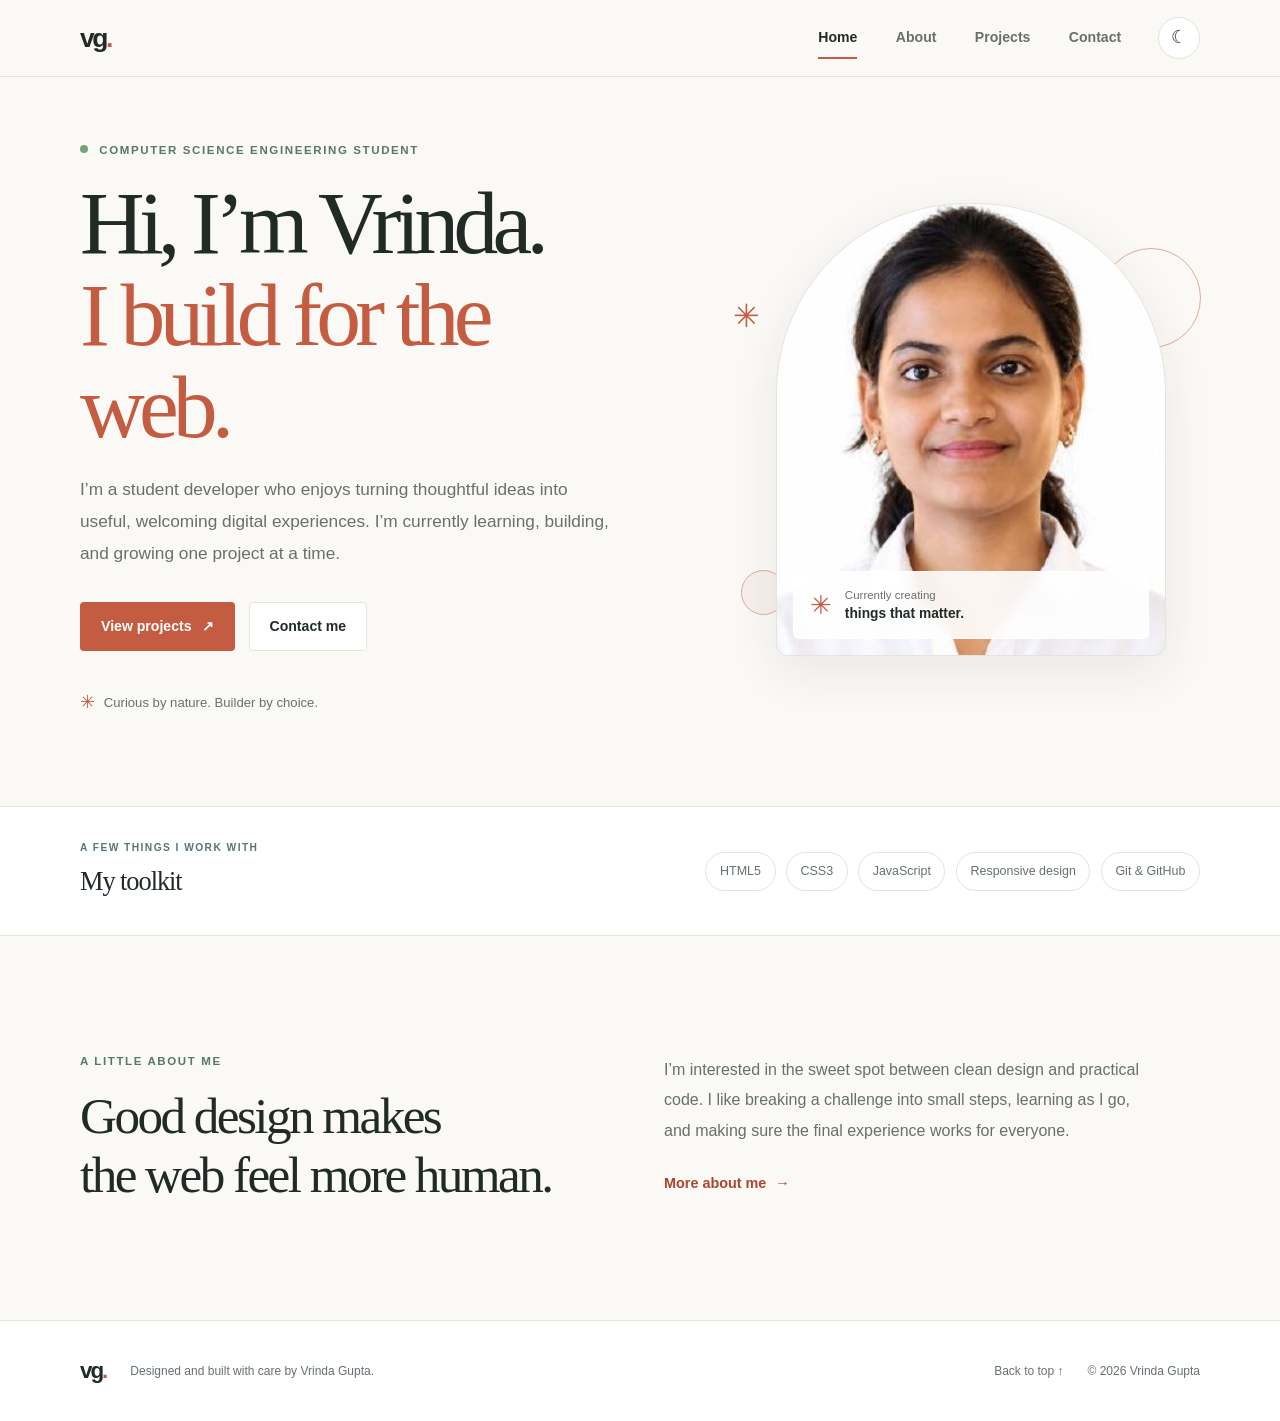
<file: index.html>
<!DOCTYPE html>
<html lang="en">
<head>
  <meta charset="UTF-8">
  <meta name="viewport" content="width=device-width, initial-scale=1.0">
  <meta name="description" content="The portfolio of Vrinda Gupta, a Computer Science Engineering student and web developer.">
  <title>Vrinda Gupta | Web Developer</title>
  <link rel="icon" href="assets/profile-placeholder.png" type="image/png">
  <link rel="stylesheet" href="style.css">
  <script src="script.js" defer></script>
</head>
<body>
  <a class="skip-link" href="#main">Skip to content</a>
  <header class="site-header">
    <nav class="nav container" aria-label="Main navigation">
      <a class="brand" href="index.html" aria-label="Vrinda Gupta, home">vg<span>.</span></a>
      <button class="menu-toggle" type="button" aria-expanded="false" aria-controls="primary-menu">
        <span class="menu-toggle-label">Menu</span>
        <span class="menu-icon" aria-hidden="true"><span></span><span></span></span>
      </button>
      <div class="nav-links" id="primary-menu">
        <a href="index.html" aria-current="page">Home</a>
        <a href="about.html">About</a>
        <a href="projects.html">Projects</a>
        <a href="contact.html">Contact</a>
      </div>
      <button class="theme-toggle" type="button" aria-label="Switch to dark theme">
        <span class="theme-icon" aria-hidden="true">☾</span>
      </button>
    </nav>
  </header>

  <main id="main">
    <section class="hero container">
      <div class="hero-copy">
        <p class="eyebrow"><span class="status-dot" aria-hidden="true"></span> Computer Science Engineering student</p>
        <h1>Hi, I’m Vrinda.<br><span class="text-accent">I build for the web.</span></h1>
        <p class="hero-intro">I’m a student developer who enjoys turning thoughtful ideas into useful, welcoming digital experiences. I’m currently learning, building, and growing one project at a time.</p>
        <div class="button-row">
          <a class="button button-primary" href="projects.html">View projects <span aria-hidden="true">↗</span></a>
          <a class="button button-secondary" href="contact.html">Contact me</a>
        </div>
        <div class="hero-note"><span aria-hidden="true">✳</span> Curious by nature. Builder by choice.</div>
      </div>
      <div class="hero-visual">
        <div class="portrait-frame">
          <img src="assets/profile-placeholder.png" alt="Illustrated portrait placeholder for Vrinda Gupta">
          <div class="portrait-caption"><span class="caption-mark" aria-hidden="true">✳</span><span>Currently creating<br><strong>things that matter.</strong></span></div>
        </div>
        <span class="visual-orbit orbit-one" aria-hidden="true"></span>
        <span class="visual-orbit orbit-two" aria-hidden="true"></span>
        <span class="visual-star" aria-hidden="true">✳</span>
      </div>
    </section>

    <section class="skills-strip" aria-labelledby="skills-title">
      <div class="container skills-inner">
        <div class="skills-intro">
          <p class="eyebrow">A few things I work with</p>
          <h2 id="skills-title">My toolkit</h2>
        </div>
        <ul class="skill-list" aria-label="Skills">
          <li>HTML5</li><li>CSS3</li><li>JavaScript</li><li>Responsive design</li><li>Git &amp; GitHub</li>
        </ul>
      </div>
    </section>

    <section class="home-about container section-space">
      <div class="section-heading">
        <p class="eyebrow">A little about me</p>
        <h2>Good design makes<br>the web feel more human.</h2>
      </div>
      <div class="home-about-copy">
        <p>I’m interested in the sweet spot between clean design and practical code. I like breaking a challenge into small steps, learning as I go, and making sure the final experience works for everyone.</p>
        <a class="text-link" href="about.html">More about me <span aria-hidden="true">→</span></a>
      </div>
    </section>
  </main>

  <footer class="site-footer">
    <div class="container footer-inner">
      <a class="brand footer-brand" href="index.html">vg<span>.</span></a>
      <p>Designed and built with care by Vrinda Gupta.</p>
      <a class="footer-top" href="#main">Back to top ↑</a>
      <p class="footer-copy">© <span data-year>2026</span> Vrinda Gupta</p>
    </div>
  </footer>
</body>
</html>
</file>
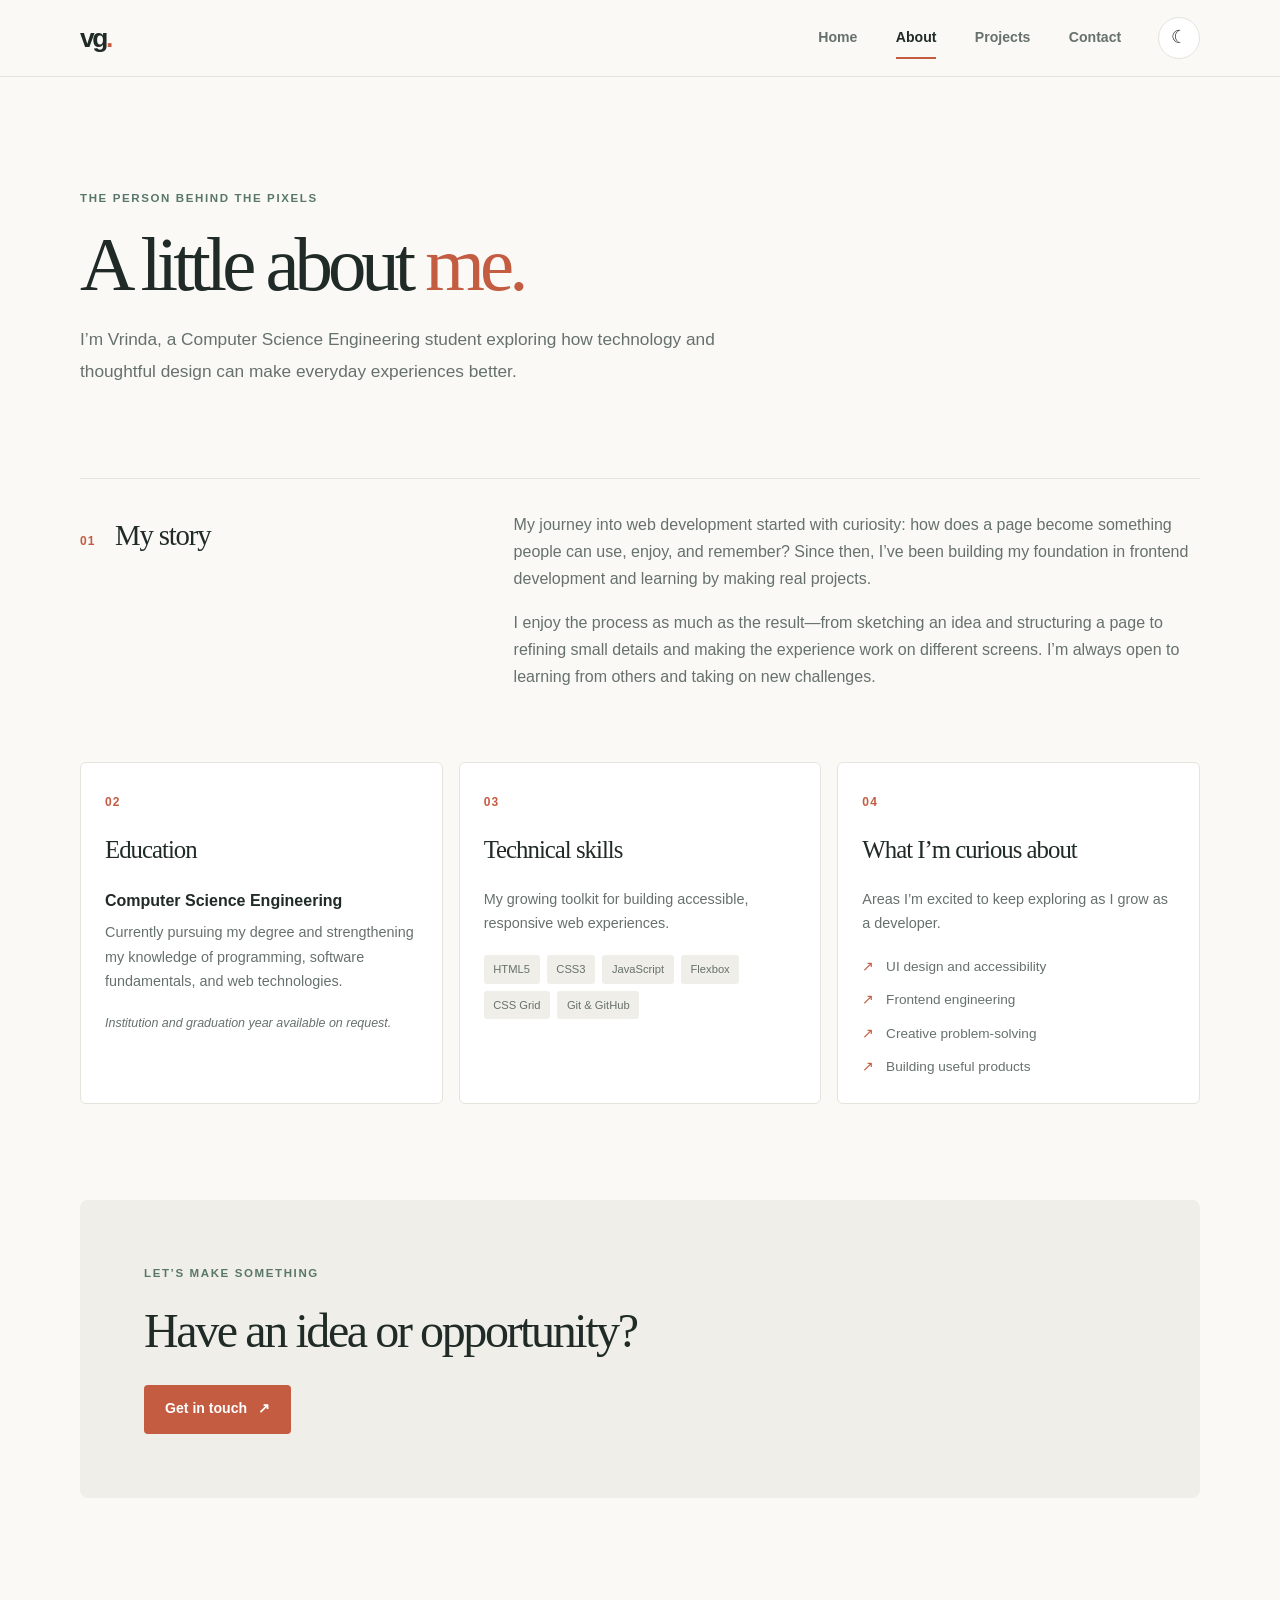
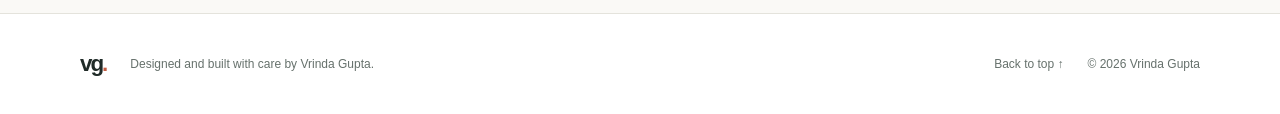
<file: about.html>
<!DOCTYPE html>
<html lang="en">
<head>
  <meta charset="UTF-8">
  <meta name="viewport" content="width=device-width, initial-scale=1.0">
  <meta name="description" content="Learn about Vrinda Gupta's education, skills, and interests in web development.">
  <title>About | Vrinda Gupta</title>
  <link rel="icon" href="assets/profile-placeholder.png" type="image/png">
  <link rel="stylesheet" href="style.css">
  <script src="script.js" defer></script>
</head>
<body>
  <a class="skip-link" href="#main">Skip to content</a>
  <header class="site-header">
    <nav class="nav container" aria-label="Main navigation">
      <a class="brand" href="index.html" aria-label="Vrinda Gupta, home">vg<span>.</span></a>
      <button class="menu-toggle" type="button" aria-expanded="false" aria-controls="primary-menu">
        <span class="menu-toggle-label">Menu</span>
        <span class="menu-icon" aria-hidden="true"><span></span><span></span></span>
      </button>
      <div class="nav-links" id="primary-menu">
        <a href="index.html">Home</a>
        <a href="about.html" aria-current="page">About</a>
        <a href="projects.html">Projects</a>
        <a href="contact.html">Contact</a>
      </div>
      <button class="theme-toggle" type="button" aria-label="Switch to dark theme"><span class="theme-icon" aria-hidden="true">☾</span></button>
    </nav>
  </header>

  <main id="main" class="container page-main">
    <section class="page-intro">
      <p class="eyebrow">The person behind the pixels</p>
      <h1>A little about <span class="text-accent">me.</span></h1>
      <p class="page-lead">I’m Vrinda, a Computer Science Engineering student exploring how technology and thoughtful design can make everyday experiences better.</p>
    </section>

    <section class="about-story two-column">
      <div class="story-label">
        <span class="section-number">01</span>
        <h2>My story</h2>
      </div>
      <div class="story-content">
        <p>My journey into web development started with curiosity: how does a page become something people can use, enjoy, and remember? Since then, I’ve been building my foundation in frontend development and learning by making real projects.</p>
        <p>I enjoy the process as much as the result—from sketching an idea and structuring a page to refining small details and making the experience work on different screens. I’m always open to learning from others and taking on new challenges.</p>
      </div>
    </section>

    <section class="about-details" aria-label="Education, skills, and interests">
      <article class="detail-card">
        <span class="section-number">02</span>
        <h2>Education</h2>
        <p class="detail-highlight">Computer Science Engineering</p>
        <p>Currently pursuing my degree and strengthening my knowledge of programming, software fundamentals, and web technologies.</p>
        <p class="detail-note">Institution and graduation year available on request.</p>
      </article>
      <article class="detail-card">
        <span class="section-number">03</span>
        <h2>Technical skills</h2>
        <p>My growing toolkit for building accessible, responsive web experiences.</p>
        <ul class="tag-list">
          <li>HTML5</li><li>CSS3</li><li>JavaScript</li><li>Flexbox</li><li>CSS Grid</li><li>Git &amp; GitHub</li>
        </ul>
      </article>
      <article class="detail-card">
        <span class="section-number">04</span>
        <h2>What I’m curious about</h2>
        <p>Areas I’m excited to keep exploring as I grow as a developer.</p>
        <ul class="interest-list">
          <li><span aria-hidden="true">↗</span> UI design and accessibility</li>
          <li><span aria-hidden="true">↗</span> Frontend engineering</li>
          <li><span aria-hidden="true">↗</span> Creative problem-solving</li>
          <li><span aria-hidden="true">↗</span> Building useful products</li>
        </ul>
      </article>
    </section>

    <section class="callout">
      <p class="eyebrow">Let’s make something</p>
      <h2>Have an idea or opportunity?</h2>
      <a class="button button-primary" href="contact.html">Get in touch <span aria-hidden="true">↗</span></a>
    </section>
  </main>

  <footer class="site-footer"><div class="container footer-inner">
    <a class="brand footer-brand" href="index.html">vg<span>.</span></a>
    <p>Designed and built with care by Vrinda Gupta.</p>
    <a class="footer-top" href="#main">Back to top ↑</a>
    <p class="footer-copy">© <span data-year>2026</span> Vrinda Gupta</p>
  </div></footer>
</body>
</html>
</file>
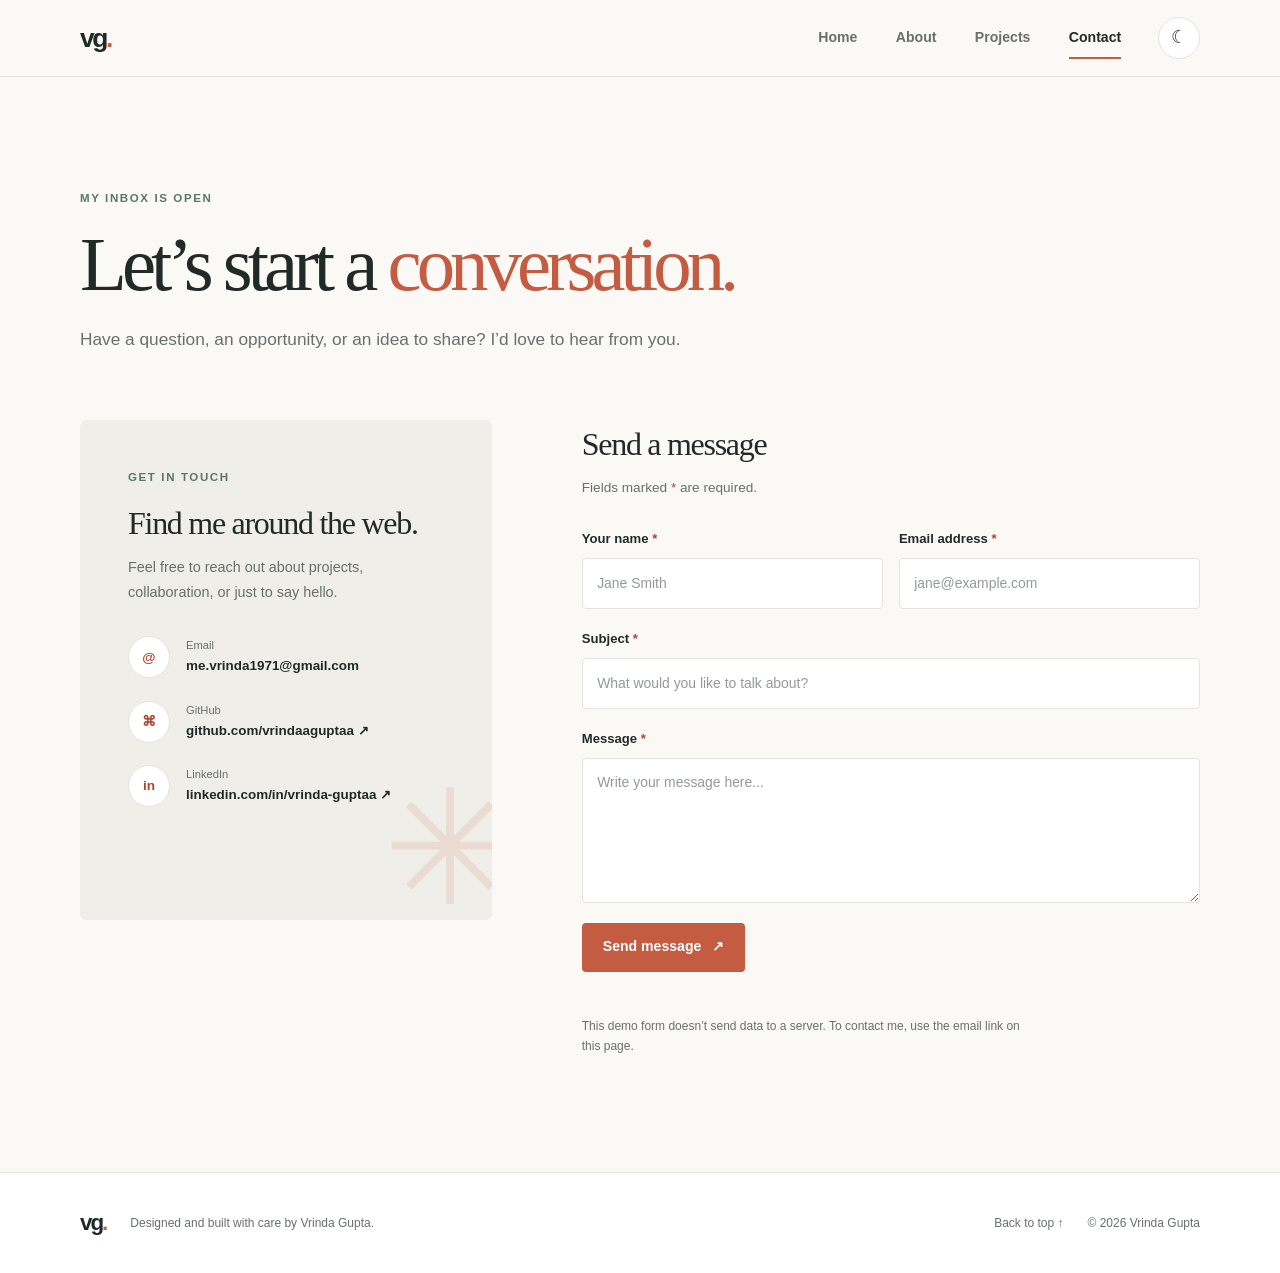
<file: contact.html>
<!DOCTYPE html>
<html lang="en">
<head>
  <meta charset="UTF-8">
  <meta name="viewport" content="width=device-width, initial-scale=1.0">
  <meta name="description" content="Get in touch with Vrinda Gupta about web development, collaboration, and opportunities.">
  <title>Contact | Vrinda Gupta</title>
  <link rel="icon" href="assets/profile-placeholder.png" type="image/png">
  <link rel="stylesheet" href="style.css">
  <script src="script.js" defer></script>
</head>
<body>
  <a class="skip-link" href="#main">Skip to content</a>
  <header class="site-header">
    <nav class="nav container" aria-label="Main navigation">
      <a class="brand" href="index.html" aria-label="Vrinda Gupta, home">vg<span>.</span></a>
      <button class="menu-toggle" type="button" aria-expanded="false" aria-controls="primary-menu">
        <span class="menu-toggle-label">Menu</span>
        <span class="menu-icon" aria-hidden="true"><span></span><span></span></span>
      </button>
      <div class="nav-links" id="primary-menu">
        <a href="index.html">Home</a>
        <a href="about.html">About</a>
        <a href="projects.html">Projects</a>
        <a href="contact.html" aria-current="page">Contact</a>
      </div>
      <button class="theme-toggle" type="button" aria-label="Switch to dark theme"><span class="theme-icon" aria-hidden="true">☾</span></button>
    </nav>
  </header>

  <main id="main" class="container page-main contact-main">
    <section class="page-intro">
      <p class="eyebrow">My inbox is open</p>
      <h1>Let’s start a <span class="text-accent">conversation.</span></h1>
      <p class="page-lead">Have a question, an opportunity, or an idea to share? I’d love to hear from you.</p>
    </section>

    <div class="contact-layout">
      <section class="contact-details" aria-labelledby="contact-details-title">
        <p class="eyebrow">Get in touch</p>
        <h2 id="contact-details-title">Find me around the web.</h2>
        <p>Feel free to reach out about projects, collaboration, or just to say hello.</p>
        <div class="contact-method">
          <span class="contact-icon" aria-hidden="true">@</span>
          <div><span class="contact-label">Email</span><a href="mailto:me.vrinda1971@gmail.com">me.vrinda1971@gmail.com</a></div>
        </div>
        <div class="contact-method">
          <span class="contact-icon" aria-hidden="true">⌘</span>
          <div><span class="contact-label">GitHub</span><a href="https://github.com/vrindaaguptaa" target="_blank" rel="noopener noreferrer">github.com/vrindaaguptaa ↗</a></div>
        </div>
        <div class="contact-method">
          <span class="contact-icon" aria-hidden="true">in</span>
          <div><span class="contact-label">LinkedIn</span><a href="https://www.linkedin.com/in/vrinda-guptaa" target="_blank" rel="noopener noreferrer">linkedin.com/in/vrinda-guptaa ↗</a></div>
        </div>
        <div class="contact-decoration" aria-hidden="true">✳</div>
      </section>

      <section class="form-panel" aria-labelledby="form-title">
        <h2 id="form-title">Send a message</h2>
        <p class="form-intro">Fields marked <span aria-hidden="true">*</span> are required.</p>
        <form id="contact-form">
          <div class="form-row">
            <div class="form-field">
              <label for="name">Your name <span aria-hidden="true">*</span></label>
              <input id="name" name="name" type="text" autocomplete="name" placeholder="Jane Smith" required minlength="2">
            </div>
            <div class="form-field">
              <label for="email">Email address <span aria-hidden="true">*</span></label>
              <input id="email" name="email" type="email" autocomplete="email" placeholder="jane@example.com" required>
            </div>
          </div>
          <div class="form-field">
            <label for="subject">Subject <span aria-hidden="true">*</span></label>
            <input id="subject" name="subject" type="text" placeholder="What would you like to talk about?" required minlength="2">
          </div>
          <div class="form-field">
            <label for="message">Message <span aria-hidden="true">*</span></label>
            <textarea id="message" name="message" rows="5" placeholder="Write your message here..." required minlength="10"></textarea>
          </div>
          <button class="button button-primary submit-button" type="submit">Send message <span aria-hidden="true">↗</span></button>
          <p class="form-status" id="form-status" role="status" aria-live="polite"></p>
          <p class="form-note">This demo form doesn’t send data to a server. To contact me, use the email link on this page.</p>
        </form>
      </section>
    </div>
  </main>

  <footer class="site-footer"><div class="container footer-inner">
    <a class="brand footer-brand" href="index.html">vg<span>.</span></a>
    <p>Designed and built with care by Vrinda Gupta.</p>
    <a class="footer-top" href="#main">Back to top ↑</a>
    <p class="footer-copy">© <span data-year>2026</span> Vrinda Gupta</p>
  </div></footer>
</body>
</html>
</file>
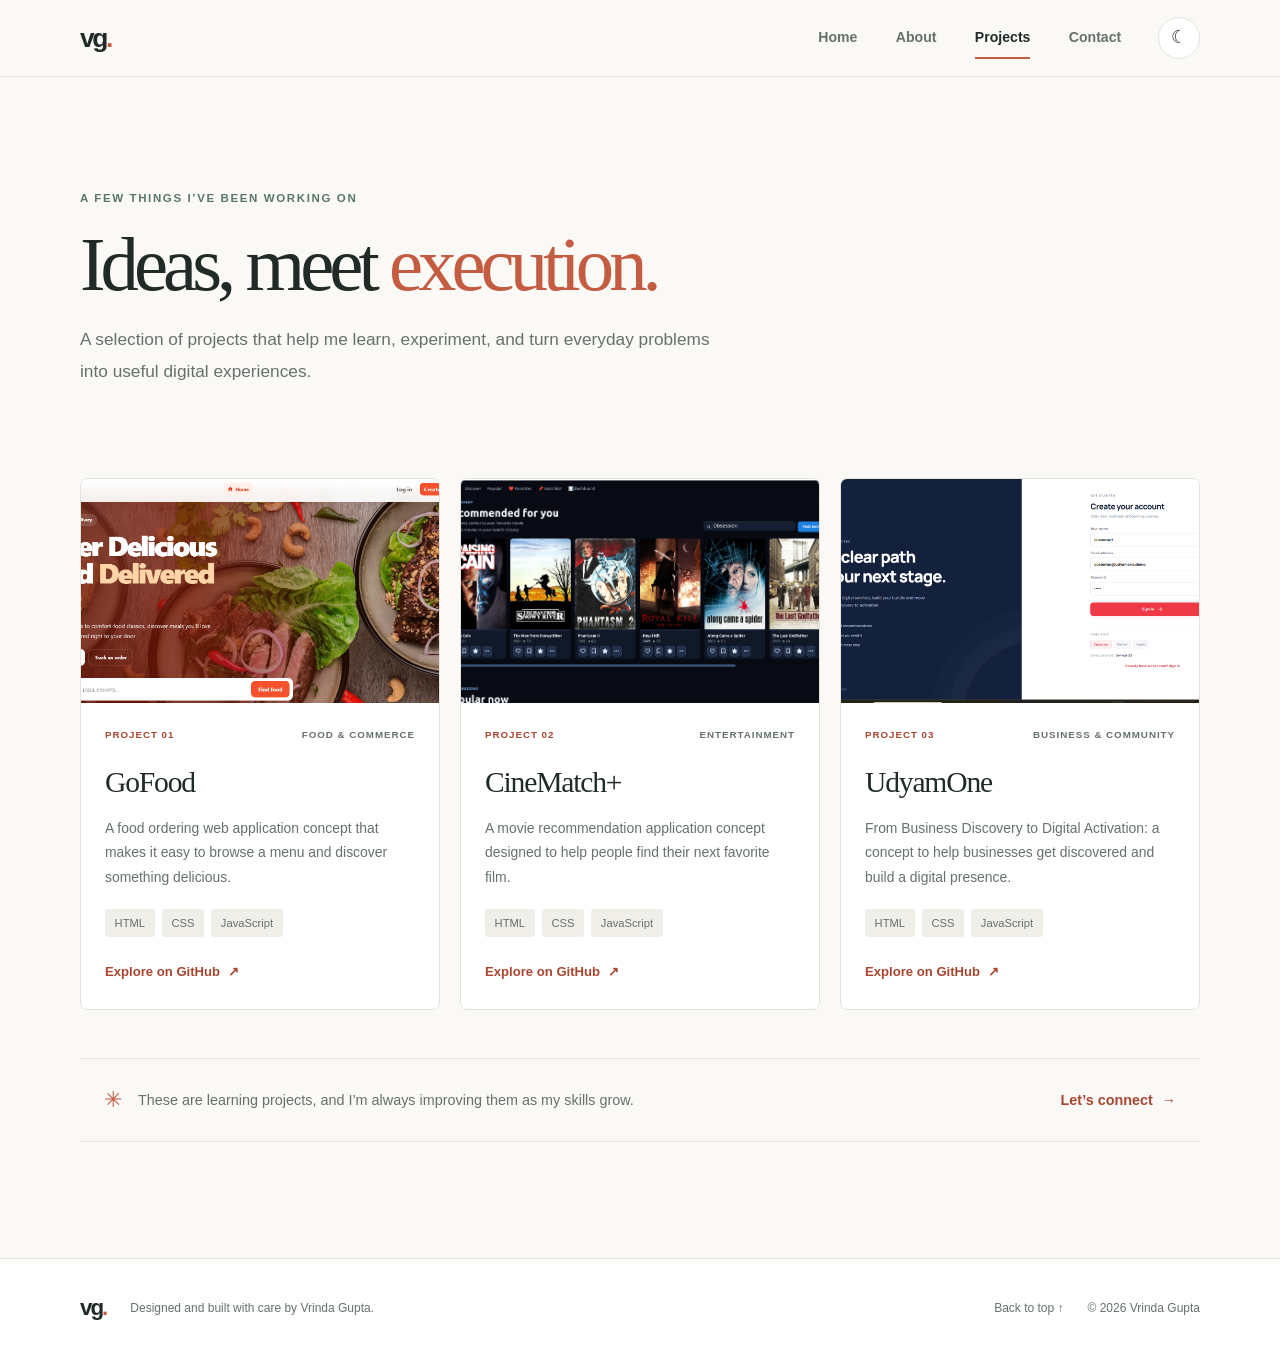
<file: projects.html>
<!DOCTYPE html>
<html lang="en">
<head>
  <meta charset="UTF-8">
  <meta name="viewport" content="width=device-width, initial-scale=1.0">
  <meta name="description" content="Explore web development projects by Vrinda Gupta, including GoFood, CineMatch+, and UdyamOne.">
  <title>Projects | Vrinda Gupta</title>
  <link rel="icon" href="assets/profile-placeholder.png" type="image/png">
  <link rel="stylesheet" href="style.css">
  <script src="script.js" defer></script>
</head>
<body>
  <a class="skip-link" href="#main">Skip to content</a>
  <header class="site-header">
    <nav class="nav container" aria-label="Main navigation">
      <a class="brand" href="index.html" aria-label="Vrinda Gupta, home">vg<span>.</span></a>
      <button class="menu-toggle" type="button" aria-expanded="false" aria-controls="primary-menu">
        <span class="menu-toggle-label">Menu</span>
        <span class="menu-icon" aria-hidden="true"><span></span><span></span></span>
      </button>
      <div class="nav-links" id="primary-menu">
        <a href="index.html">Home</a>
        <a href="about.html">About</a>
        <a href="projects.html" aria-current="page">Projects</a>
        <a href="contact.html">Contact</a>
      </div>
      <button class="theme-toggle" type="button" aria-label="Switch to dark theme"><span class="theme-icon" aria-hidden="true">☾</span></button>
    </nav>
  </header>

  <main id="main" class="container page-main">
    <section class="page-intro">
      <p class="eyebrow">A few things I’ve been working on</p>
      <h1>Ideas, meet <span class="text-accent">execution.</span></h1>
      <p class="page-lead">A selection of projects that help me learn, experiment, and turn everyday problems into useful digital experiences.</p>
    </section>

    <section class="project-grid" aria-label="Portfolio projects">
      <article class="project-card">
        <img src="assets/mernapp.png" alt="Screenshot of the GoFood food ordering application" class="project-image">
        <div class="project-card-content">
          <p class="project-index">PROJECT 01 <span>FOOD &amp; COMMERCE</span></p>
          <h2>GoFood</h2>
          <p>A food ordering web application concept that makes it easy to browse a menu and discover something delicious.</p>
          <ul class="tag-list" aria-label="Technologies used"><li>HTML</li><li>CSS</li><li>JavaScript</li></ul>
          <a class="project-link" href="https://github.com/vrindaaguptaa" target="_blank" rel="noopener noreferrer">Explore on GitHub <span aria-hidden="true">↗</span></a>
        </div>
      </article>

      <article class="project-card">
        <img src="assets/cine.png" alt="Screenshot of the CineMatch+ movie recommendation application" class="project-image">
        <div class="project-card-content">
          <p class="project-index">PROJECT 02 <span>ENTERTAINMENT</span></p>
          <h2>CineMatch+</h2>
          <p>A movie recommendation application concept designed to help people find their next favorite film.</p>
          <ul class="tag-list" aria-label="Technologies used"><li>HTML</li><li>CSS</li><li>JavaScript</li></ul>
          <a class="project-link" href="https://github.com/vrindaaguptaa" target="_blank" rel="noopener noreferrer">Explore on GitHub <span aria-hidden="true">↗</span></a>
        </div>
      </article>

      <article class="project-card">
        <img src="assets/udyamone.png" alt="Screenshot of the UdyamOne business discovery application" class="project-image">
        <div class="project-card-content">
          <p class="project-index">PROJECT 03 <span>BUSINESS &amp; COMMUNITY</span></p>
          <h2>UdyamOne</h2>
          <p>From Business Discovery to Digital Activation: a concept to help businesses get discovered and build a digital presence.</p>
          <ul class="tag-list" aria-label="Technologies used"><li>HTML</li><li>CSS</li><li>JavaScript</li></ul>
          <a class="project-link" href="https://github.com/vrindaaguptaa" target="_blank" rel="noopener noreferrer">Explore on GitHub <span aria-hidden="true">↗</span></a>
        </div>
      </article>
    </section>

    <section class="projects-note">
      <span class="note-icon" aria-hidden="true">✳</span>
      <p>These are learning projects, and I’m always improving them as my skills grow.</p>
      <a class="text-link" href="contact.html">Let’s connect <span aria-hidden="true">→</span></a>
    </section>
  </main>

  <footer class="site-footer"><div class="container footer-inner">
    <a class="brand footer-brand" href="index.html">vg<span>.</span></a>
    <p>Designed and built with care by Vrinda Gupta.</p>
    <a class="footer-top" href="#main">Back to top ↑</a>
    <p class="footer-copy">© <span data-year>2026</span> Vrinda Gupta</p>
  </div></footer>
</body>
</html>
</file>
<file: style.css>
/* Shared colors, spacing, and typography for every page. */
:root {
  color-scheme: light;
  --page: #faf9f6;
  --surface: #ffffff;
  --surface-soft: #f0eee8;
  --ink: #202b28;
  --muted: #66716c;
  --line: #e4e3dc;
  --accent: #c45c42;
  --accent-dark: #a94631;
  --accent-soft: #f5e6df;
  --green: #587769;
  --shadow: 0 16px 50px rgba(34, 43, 39, 0.08);
  --space-section: clamp(4.5rem, 9vw, 8rem);
  --container: 1120px;
  --font-body: "Avenir Next", Avenir, "Segoe UI", sans-serif;
}

:root[data-theme="dark"] {
  color-scheme: dark;
  --page: #17201d;
  --surface: #202b27;
  --surface-soft: #293630;
  --ink: #f1f0e9;
  --muted: #bac3bc;
  --line: #39453f;
  --accent: #e18b70;
  --accent-dark: #f0a38b;
  --accent-soft: #3a2d28;
  --green: #a8c9b6;
  --shadow: 0 16px 50px rgba(0, 0, 0, 0.22);
}

* { box-sizing: border-box; }
html { scroll-behavior: smooth; scroll-padding-top: 5rem; }
body {
  margin: 0;
  background: var(--page);
  color: var(--ink);
  font-family: var(--font-body);
  font-size: 1rem;
  line-height: 1.7;
  transition: background-color 180ms ease, color 180ms ease;
}
img { display: block; max-width: 100%; }
a { color: inherit; }
button, input, textarea { font: inherit; }
button, a { -webkit-tap-highlight-color: transparent; }
::selection { color: var(--ink); background: var(--accent-soft); }
.container { width: min(var(--container), calc(100% - 3rem)); margin-inline: auto; }
.skip-link {
  position: absolute; z-index: 20; top: .75rem; left: .75rem;
  padding: .65rem 1rem; transform: translateY(-160%);
  border-radius: .4rem; background: var(--ink); color: var(--page);
}
.skip-link:focus { transform: translateY(0); }
:focus-visible { outline: 3px solid var(--accent); outline-offset: 4px; }

.site-header { position: sticky; z-index: 10; top: 0; border-bottom: 1px solid var(--line); background: var(--page); }
.nav { min-height: 76px; display: flex; align-items: center; gap: 2rem; }
.brand { flex: 0 0 auto; color: var(--ink); text-decoration: none; font-size: 1.65rem; font-weight: 800; letter-spacing: -.09em; line-height: 1; }
.brand span { color: var(--accent); }
.nav-links { display: flex; align-items: center; gap: clamp(1.35rem, 3vw, 2.7rem); margin-left: auto; }
.nav-links a { position: relative; color: var(--muted); text-decoration: none; font-size: .88rem; font-weight: 600; transition: color 160ms ease; }
.nav-links a:hover, .nav-links a[aria-current="page"] { color: var(--ink); }
.nav-links a[aria-current="page"]::after { position: absolute; right: 0; bottom: -.55rem; left: 0; height: 2px; background: var(--accent); content: ""; }
.theme-toggle, .menu-toggle {
  display: grid; place-items: center; border: 1px solid var(--line); background: var(--surface);
  color: var(--ink); cursor: pointer; transition: border-color 160ms ease, transform 160ms ease;
}
.theme-toggle { width: 42px; height: 42px; margin-left: .3rem; border-radius: 50%; font-size: 1.1rem; }
.theme-toggle:hover, .menu-toggle:hover { transform: translateY(-2px); border-color: var(--accent); }
.menu-toggle { display: none; }

.hero { min-height: 620px; display: grid; grid-template-columns: 1.1fr .9fr; align-items: center; gap: clamp(3rem, 8vw, 7rem); padding-block: 4rem 5.5rem; }
.hero-copy { max-width: 600px; }
.eyebrow { margin: 0 0 1rem; color: var(--green); font-size: .72rem; font-weight: 750; letter-spacing: .14em; text-transform: uppercase; }
.status-dot { display: inline-block; width: 8px; height: 8px; margin-right: .4rem; border-radius: 50%; background: #75a278; vertical-align: 1px; }
h1, h2, p { margin-top: 0; }
.hero h1, .page-intro h1 { margin-bottom: 1.3rem; font-family: Georgia, "Times New Roman", serif; font-size: clamp(3.2rem, 7vw, 5.8rem); font-weight: 500; letter-spacing: -.065em; line-height: 1.03; }
.text-accent { color: var(--accent); }
.hero-intro, .page-lead { max-width: 540px; color: var(--muted); font-size: 1.08rem; line-height: 1.85; }
.button-row { display: flex; flex-wrap: wrap; gap: .85rem; margin-top: 2rem; }
.button { min-height: 49px; display: inline-flex; align-items: center; justify-content: center; gap: .65rem; padding: .7rem 1.25rem; border: 1px solid transparent; border-radius: 4px; text-decoration: none; font-size: .88rem; font-weight: 700; transition: transform 160ms ease, background 160ms ease, border-color 160ms ease; }
.button:hover { transform: translateY(-2px); }
.button-primary { background: var(--accent); color: #fff; }
.button-primary:hover { background: var(--accent-dark); }
.button-secondary { border-color: var(--line); background: var(--surface); color: var(--ink); }
.button-secondary:hover { border-color: var(--accent); }
.hero-note { display: flex; align-items: center; gap: .55rem; margin-top: 2.3rem; color: var(--muted); font-size: .82rem; }
.hero-note span { color: var(--accent); font-size: 1.1rem; }
.hero-visual { position: relative; justify-self: center; width: min(100%, 390px); }
.portrait-frame { position: relative; z-index: 1; overflow: hidden; width: 100%; border: 1px solid var(--line); border-radius: 190px 190px 12px 12px; background: var(--accent-soft); box-shadow: var(--shadow); }
.portrait-frame img { width: 100%; aspect-ratio: 4 / 4.65; object-fit: cover; }
.portrait-caption { position: absolute; right: 16px; bottom: 16px; left: 16px; display: flex; align-items: center; gap: .8rem; padding: .85rem 1rem; border: 1px solid rgba(255,255,255,.55); border-radius: 6px; background: color-mix(in srgb, var(--surface) 88%, transparent); color: var(--muted); font-size: .72rem; line-height: 1.45; backdrop-filter: blur(8px); }
.portrait-caption strong { color: var(--ink); font-size: .86rem; }
.caption-mark { color: var(--accent); font-size: 1.65rem; }
.visual-orbit { position: absolute; z-index: 0; border: 1px solid var(--accent); border-radius: 50%; opacity: .5; }
.orbit-one { width: 100px; height: 100px; top: 10%; right: -9%; }
.orbit-two { width: 45px; height: 45px; bottom: 9%; left: -9%; background: var(--accent-soft); }
.visual-star { position: absolute; top: 19%; left: -11%; color: var(--accent); font-size: 2rem; }

.skills-strip { border-block: 1px solid var(--line); background: var(--surface); }
.skills-inner { display: flex; align-items: center; justify-content: space-between; gap: 2rem; padding-block: 2rem; }
.skills-intro .eyebrow { margin-bottom: .15rem; font-size: .64rem; }
.skills-intro h2 { margin: 0; font-family: Georgia, "Times New Roman", serif; font-size: 1.65rem; font-weight: 500; letter-spacing: -.04em; }
.skill-list, .tag-list { display: flex; flex-wrap: wrap; gap: .65rem; margin: 0; padding: 0; list-style: none; }
.skill-list li { padding: .5rem .85rem; border: 1px solid var(--line); border-radius: 999px; color: var(--muted); font-size: .78rem; }
.section-space { padding-block: var(--space-section); }
.home-about { display: grid; grid-template-columns: 1fr 1fr; gap: 3rem; }
.section-heading h2, .callout h2 { margin-bottom: 0; font-family: Georgia, "Times New Roman", serif; font-size: clamp(2.2rem, 4vw, 3.4rem); font-weight: 500; letter-spacing: -.05em; line-height: 1.15; }
.home-about-copy { max-width: 490px; align-self: end; padding-bottom: .4rem; color: var(--muted); line-height: 1.9; }
.text-link { display: inline-flex; align-items: center; gap: .55rem; margin-top: .5rem; color: var(--accent-dark); font-size: .9rem; font-weight: 700; text-decoration: none; }
.text-link:hover { gap: .8rem; }

.page-main { padding-top: clamp(4.5rem, 9vw, 7rem); padding-bottom: var(--space-section); }
.page-intro { max-width: 750px; margin-bottom: clamp(3.5rem, 7vw, 6rem); }
.page-intro h1 { font-size: clamp(3rem, 6vw, 5rem); }
.page-lead { max-width: 650px; margin-bottom: 0; }
.two-column { display: grid; grid-template-columns: .7fr 1.3fr; gap: 4rem; }
.about-story { padding-block: 2rem 4.5rem; border-top: 1px solid var(--line); }
.story-label { display: flex; align-items: baseline; gap: 1.2rem; }
.section-number { color: var(--accent); font-size: .75rem; font-weight: 750; letter-spacing: .1em; }
.story-label h2, .detail-card h2 { margin: 0; font-family: Georgia, "Times New Roman", serif; font-size: 1.8rem; font-weight: 500; letter-spacing: -.04em; }
.story-content { max-width: 690px; color: var(--muted); }
.story-content p:last-child { margin-bottom: 0; }
.about-details { display: grid; grid-template-columns: repeat(3, 1fr); gap: 1rem; }
.detail-card { min-height: 300px; padding: 1.5rem; border: 1px solid var(--line); border-radius: 6px; background: var(--surface); }
.detail-card h2 { margin-top: .9rem; margin-bottom: 1rem; font-size: 1.55rem; }
.detail-card > p { color: var(--muted); font-size: .9rem; }
.detail-card .detail-highlight { margin-bottom: .4rem; color: var(--ink); font-size: 1rem; font-weight: 700; }
.detail-card .detail-note { margin-top: 1.2rem; font-size: .78rem; font-style: italic; }
.tag-list { gap: .45rem; margin-top: 1.2rem; }
.tag-list li { padding: .3rem .6rem; border-radius: 3px; background: var(--surface-soft); color: var(--muted); font-size: .7rem; }
.interest-list { display: grid; gap: .65rem; margin: 1.2rem 0 0; padding: 0; color: var(--muted); font-size: .85rem; list-style: none; }
.interest-list span { margin-right: .5rem; color: var(--accent); }
.callout { display: flex; flex-direction: column; align-items: flex-start; gap: 1.25rem; margin-top: 6rem; padding: clamp(2rem, 6vw, 4rem); border-radius: 8px; background: var(--surface-soft); }
.callout .eyebrow { margin: 0; }
.callout h2 { font-size: clamp(2rem, 4vw, 3rem); }
.callout .button { margin-top: .4rem; }

.project-grid { display: grid; grid-template-columns: repeat(3, minmax(0, 1fr)); gap: 1.25rem; }
.project-card { overflow: hidden; border: 1px solid var(--line); border-radius: 7px; background: var(--surface); transition: transform 180ms ease, box-shadow 180ms ease; }
.project-card:hover { transform: translateY(-5px); box-shadow: var(--shadow); }
.project-image { display: block; width: 100%; aspect-ratio: 16 / 10; object-fit: cover; transition: transform 220ms ease; }
.project-card:hover .project-image { transform: scale(1.025); }
.project-card-content { padding: 1.5rem; }
.project-index { display: flex; justify-content: space-between; gap: .5rem; margin-bottom: .85rem; color: var(--accent-dark); font-size: .61rem; font-weight: 800; letter-spacing: .1em; }
.project-index span { color: var(--muted); text-align: right; }
.project-card h2 { margin-bottom: .55rem; font-family: Georgia, "Times New Roman", serif; font-size: 1.85rem; font-weight: 500; letter-spacing: -.04em; }
.project-card-content > p:not(.project-index) { min-height: 80px; margin-bottom: .8rem; color: var(--muted); font-size: .87rem; line-height: 1.75; }
.project-card .tag-list { margin-top: .4rem; }
.project-link { display: inline-flex; align-items: center; gap: .5rem; margin-top: 1.5rem; color: var(--accent-dark); font-size: .82rem; font-weight: 700; text-decoration: none; }
.project-link:hover { gap: .8rem; }
.projects-note { display: flex; align-items: center; gap: 1rem; margin-top: 3rem; padding: 1.4rem 1.5rem; border-block: 1px solid var(--line); }
.projects-note p { flex: 1; margin: 0; color: var(--muted); font-size: .9rem; }
.note-icon { color: var(--accent); font-size: 1.4rem; }
.projects-note .text-link { margin: 0; white-space: nowrap; }

.contact-main .page-intro { margin-bottom: 4rem; }
.contact-layout { display: grid; grid-template-columns: .8fr 1.2fr; gap: clamp(2rem, 7vw, 6rem); align-items: start; }
.contact-details { position: relative; overflow: hidden; min-height: 500px; padding: clamp(1.7rem, 4vw, 3rem); border-radius: 7px; background: var(--surface-soft); }
.contact-details h2, .form-panel h2 { margin-bottom: .8rem; font-family: Georgia, "Times New Roman", serif; font-size: 2rem; font-weight: 500; letter-spacing: -.04em; line-height: 1.2; }
.contact-details > p:not(.eyebrow) { max-width: 360px; margin-bottom: 2rem; color: var(--muted); font-size: .9rem; }
.contact-method { display: flex; align-items: center; gap: 1rem; margin-top: 1.4rem; }
.contact-icon { width: 42px; height: 42px; flex: 0 0 42px; display: grid; place-items: center; border: 1px solid var(--line); border-radius: 50%; background: var(--surface); color: var(--accent-dark); font-size: .85rem; font-weight: 750; }
.contact-method > div { display: grid; min-width: 0; }
.contact-label { color: var(--muted); font-size: .7rem; }
.contact-method a { overflow-wrap: anywhere; color: var(--ink); font-size: .84rem; font-weight: 600; text-decoration: none; }
.contact-method a:hover { color: var(--accent-dark); }
.contact-decoration { position: absolute; right: -25px; bottom: -65px; color: var(--accent); font-size: 10rem; opacity: .12; }
.form-panel { padding-top: .3rem; }
.form-intro { margin-bottom: 1.8rem; color: var(--muted); font-size: .85rem; }
.form-intro span, .form-field label span { color: var(--accent-dark); }
.form-row { display: grid; grid-template-columns: 1fr 1fr; gap: 1rem; }
.form-field { display: grid; gap: .45rem; margin-bottom: 1.2rem; }
.form-field label { font-size: .82rem; font-weight: 700; }
.form-field input, .form-field textarea { width: 100%; border: 1px solid var(--line); border-radius: 4px; background: var(--surface); color: var(--ink); padding: .8rem .9rem; font-size: .87rem; transition: border-color 160ms ease, box-shadow 160ms ease; }
.form-field input::placeholder, .form-field textarea::placeholder { color: var(--muted); opacity: .7; }
.form-field input:focus, .form-field textarea:focus { border-color: var(--accent); outline: none; box-shadow: 0 0 0 3px var(--accent-soft); }
.form-field textarea { min-height: 130px; resize: vertical; }
.submit-button { cursor: pointer; }
.form-status { min-height: 1.5em; margin: .9rem 0 0; color: var(--green); font-size: .85rem; font-weight: 650; }
.form-note { max-width: 440px; margin: .6rem 0 0; color: var(--muted); font-size: .75rem; }

.site-footer { border-top: 1px solid var(--line); background: var(--surface); }
.footer-inner { min-height: 100px; display: flex; align-items: center; gap: 1.5rem; }
.footer-brand { font-size: 1.4rem; }
.footer-inner > p { margin: 0; color: var(--muted); font-size: .75rem; }
.footer-top { margin-left: auto; color: var(--muted); font-size: .75rem; text-decoration: none; }
.footer-top:hover { color: var(--accent-dark); }
.footer-copy { white-space: nowrap; }

@media (max-width: 900px) {
  .hero { min-height: 550px; gap: 2rem; }
  .hero-visual { width: min(100%, 330px); }
  .project-grid { grid-template-columns: repeat(2, minmax(0, 1fr)); }
  .project-card:last-child { grid-column: 1 / -1; display: grid; grid-template-columns: .9fr 1.1fr; }
  .about-details { grid-template-columns: repeat(2, 1fr); }
  .detail-card:last-child { grid-column: 1 / -1; min-height: auto; }
  .contact-layout { gap: 2rem; }
}
@media (max-width: 1100px) {
  .orbit-one { right: 0; }
}
@media (max-width: 640px) {
  .container { width: min(var(--container), calc(100% - 2rem)); }
  .nav { min-height: 68px; gap: .8rem; }
  .menu-toggle { width: 42px; height: 42px; display: flex; gap: .45rem; margin-left: auto; padding: .45rem; border-radius: 4px; }
  .menu-toggle-label { font-size: .7rem; font-weight: 650; }
  .menu-icon { display: grid; gap: 4px; }
  .menu-icon span { width: 13px; height: 1.5px; background: currentColor; }
  .nav-links { position: absolute; top: calc(100% + 1px); right: 0; left: 0; display: none; flex-direction: column; align-items: stretch; gap: 0; padding: .5rem 1rem 1rem; border-bottom: 1px solid var(--line); background: var(--page); }
  .nav-links.is-open { display: flex; }
  .nav-links a { padding: .8rem .5rem; }
  .nav-links a[aria-current="page"]::after { right: auto; bottom: .45rem; left: .5rem; width: 22px; }
  .theme-toggle { width: 40px; height: 40px; margin-left: 0; }
  .hero { min-height: 0; grid-template-columns: 1fr; gap: 3rem; padding-block: 4.5rem 4rem; }
  .hero h1 { font-size: clamp(3.25rem, 15vw, 5rem); }
  .hero-intro { font-size: 1rem; }
  .hero-visual { width: min(78%, 330px); }
  .skills-inner { align-items: flex-start; flex-direction: column; gap: 1.3rem; padding-block: 1.5rem; }
  .skill-list { gap: .45rem; }
  .skill-list li { padding: .4rem .65rem; font-size: .72rem; }
  .home-about { grid-template-columns: 1fr; gap: 1.5rem; }
  .section-heading h2 { font-size: 2.5rem; }
  .page-main { padding-top: 4rem; }
  .page-intro { margin-bottom: 3.5rem; }
  .page-intro h1 { font-size: clamp(2.8rem, 13vw, 4.4rem); }
  .page-lead { font-size: 1rem; }
  .two-column { grid-template-columns: 1fr; gap: 1.2rem; }
  .about-story { padding-bottom: 3rem; }
  .about-details { grid-template-columns: 1fr; }
  .detail-card, .detail-card:last-child { min-height: auto; grid-column: auto; }
  .callout { margin-top: 3.5rem; }
  .project-grid { grid-template-columns: 1fr; }
  .project-card:last-child { grid-column: auto; display: block; }
  .project-card-content > p:not(.project-index) { min-height: auto; }
  .projects-note { flex-wrap: wrap; gap: .6rem .9rem; }
  .projects-note p { flex-basis: calc(100% - 2.5rem); }
  .projects-note .text-link { margin-left: 2.3rem; }
  .contact-main .page-intro { margin-bottom: 3rem; }
  .contact-layout { grid-template-columns: 1fr; }
  .contact-details { min-height: 0; padding: 1.6rem; }
  .contact-decoration { right: -18px; bottom: -72px; }
  .form-row { grid-template-columns: 1fr; gap: 0; }
  .footer-inner { min-height: 0; flex-wrap: wrap; gap: .8rem 1rem; padding-block: 1.3rem; }
  .footer-inner > p:first-of-type { flex: 1 1 calc(100% - 4rem); }
  .footer-top { margin-left: 0; }
  .footer-copy { margin-left: auto !important; }
}
@media (prefers-reduced-motion: reduce) {
  *, *::before, *::after { scroll-behavior: auto !important; transition-duration: .01ms !important; animation-duration: .01ms !important; animation-iteration-count: 1 !important; }
}
</file>
